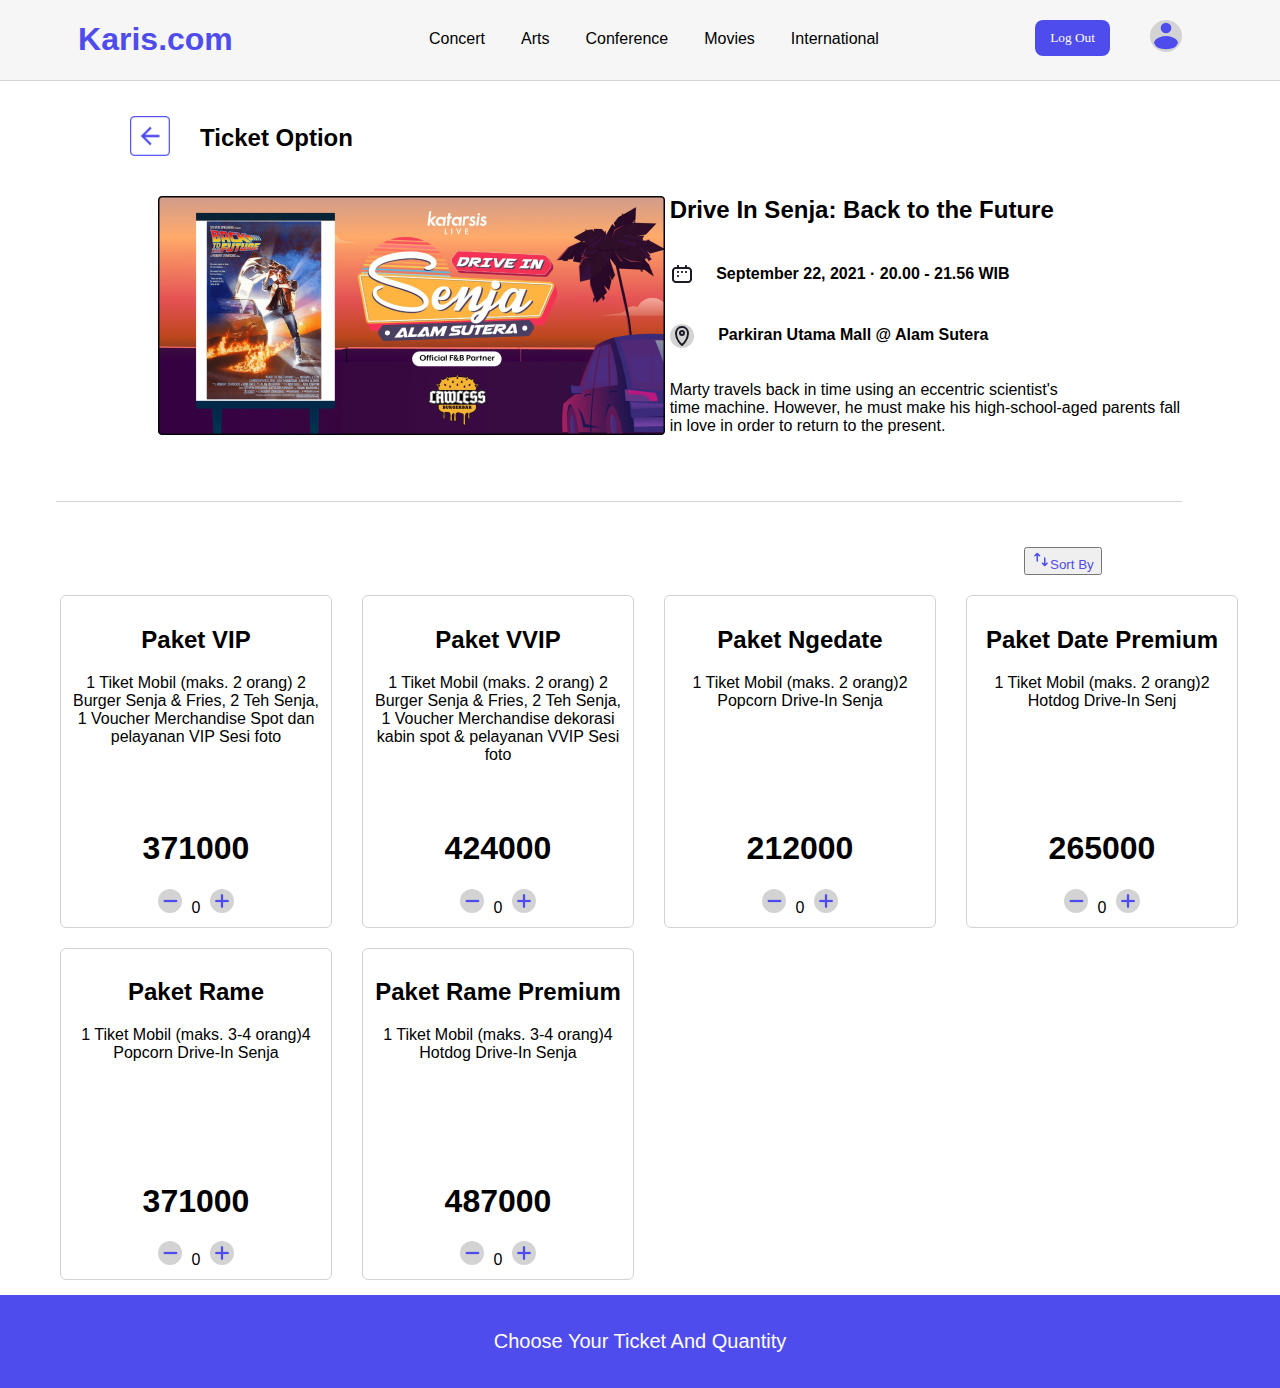
<file: ticket/index.html>
<!DOCTYPE html>
<html lang="en">
<head>
    <meta charset="UTF-8">
    <meta name="viewport" content="width=device-width, initial-scale=1.0">
    <title>ticket-page</title>
    <link rel="stylesheet" href="mystyle.css">
    <link rel="shortcut icon" href="images/Karcis.com.png" type="image/x-icon">
    <link rel="stylesheet" href="https://cdnjs.cloudflare.com/ajax/libs/font-awesome/6.5.1/css/all.min.css" integrity="sha512-DTOQO9RWCH3ppGqcWaEA1BIZOC6xxalwEsw9c2QQeAIftl+Vegovlnee1c9QX4TctnWMn13TZye+giMm8e2LwA==" crossorigin="anonymous" referrerpolicy="no-referrer" />
</head>
<div class="nav">
    <div class="icon">
        <i class="fa-solid fa-bars"></i>
    </div>
    <h1 class="logo">Karis.com</h1>

    <div>
        <ul>
            <li>Concert</li>
            <li>Arts</li>
            <li>Conference</li>
            <li>Movies</li>
            <li>International</li>
        </ul>
    </div>
    
    <div class="btnico">
    <div >
        <button>Log Out</button>
        </div>
        <div class="img">
        <svg xmlns="http://www.w3.org/2000/svg" width="32" height="32" viewBox="0 0 32 32" fill="none">
            <circle cx="16" cy="8" r="4" fill="#4F4CEE" stroke="#4F4CEE" stroke-width="2.66667" stroke-linecap="round" stroke-linejoin="round"/>
            <path d="M16 17.3335C13.3333 17.3335 6.66665 18.6668 5.33331 22.6668C6.66665 26.6668 12 28.0002 16 28.0002C20 28.0002 25.3333 26.6668 26.6666 22.6668C25.3333 18.6668 18.6666 17.3335 16 17.3335Z" fill="#4F4CEE" stroke="#4F4CEE" stroke-width="2.66667" stroke-linecap="round" stroke-linejoin="round"/>
            </svg>
    </div>
    </div>
</div>
<div id="carddrop">
    <div>
        <ul>
            <li>Concert</li>
            <li>Arts</li>
            <li>Conference</li>
            <li>Movies</li>
            <li>International</li>
        </ul>
    </div>
</div>
<div class="backIcon">
    <a href="../buyTicket/buyTicket .html"><img src="images/Button.png" alt="" ></a>
    <h3 id="text">Ticket Option</h3>
</div>

<main>
    <div class="firstMain">
        <img src="images/image 3.png" alt="">
    </div>
    <div class="notify">
        <h2>Drive In Senja: Back to the Future</h2>
        <img src="images/calender.png" alt=""> <h4 class="first_h4">September 22, 2021 · 20.00 - 21.56 WIB</h4><br>
        <svg xmlns="http://www.w3.org/2000/svg" width="24" height="24" viewBox="0 0 24 24" fill="none">
            <path d="M18 9.54545C18 16.0909 12 21 12 21C12 21 6 16.0909 6 9.54545C6 6.27273 7.875 3 12 3C16.125 3 18 6.27273 18 9.54545Z" stroke="#1B1B25" stroke-width="2" stroke-linecap="round" stroke-linejoin="round"/>
            <circle cx="12" cy="9" r="2" stroke="#1B1B25" stroke-width="2"/>
            </svg> <h4>Parkiran Utama Mall @ Alam Sutera</h4>
            <p>Marty travels back in time using an eccentric scientist's <br>time machine. However, he must make his high-school-aged parents fall <br>in love in order to return to the present.</p>
    </div>
</main>
<div class="sortButton">
    <!-- <h3 class="typewrtingtext">
        Note: You Can Only Get One Ticket At A Time
    </h3> -->
    <div>
    <button><img src="images/upandDown.png" alt="">Sort By</button>
</div>
</div>
<div class="cardSection">
<div class="secondMain">
</div>
</div>
<footer>
    <ul id="footerUl">
        <li id="numOfTicket">Num of ticket
            <div id="numberCount"></div>
        </li>
        <li id="ticketType">Ticket type
            <div id="classticket"></div>
        </li>
        <li id="ticketType">Total Amount
            <div id="totalAmount"></div>
        </li>
    </ul>
    <p class="foot">Choose Your Ticket And Quantity </p>

    <a href="../User-profile/user.html"><button id="footerButton" onclick="buttonAnimation()">Buy ticket</button></a>
</footer>
<body>
    <script src="./index.js"></script>
</body>
</html>
</file>
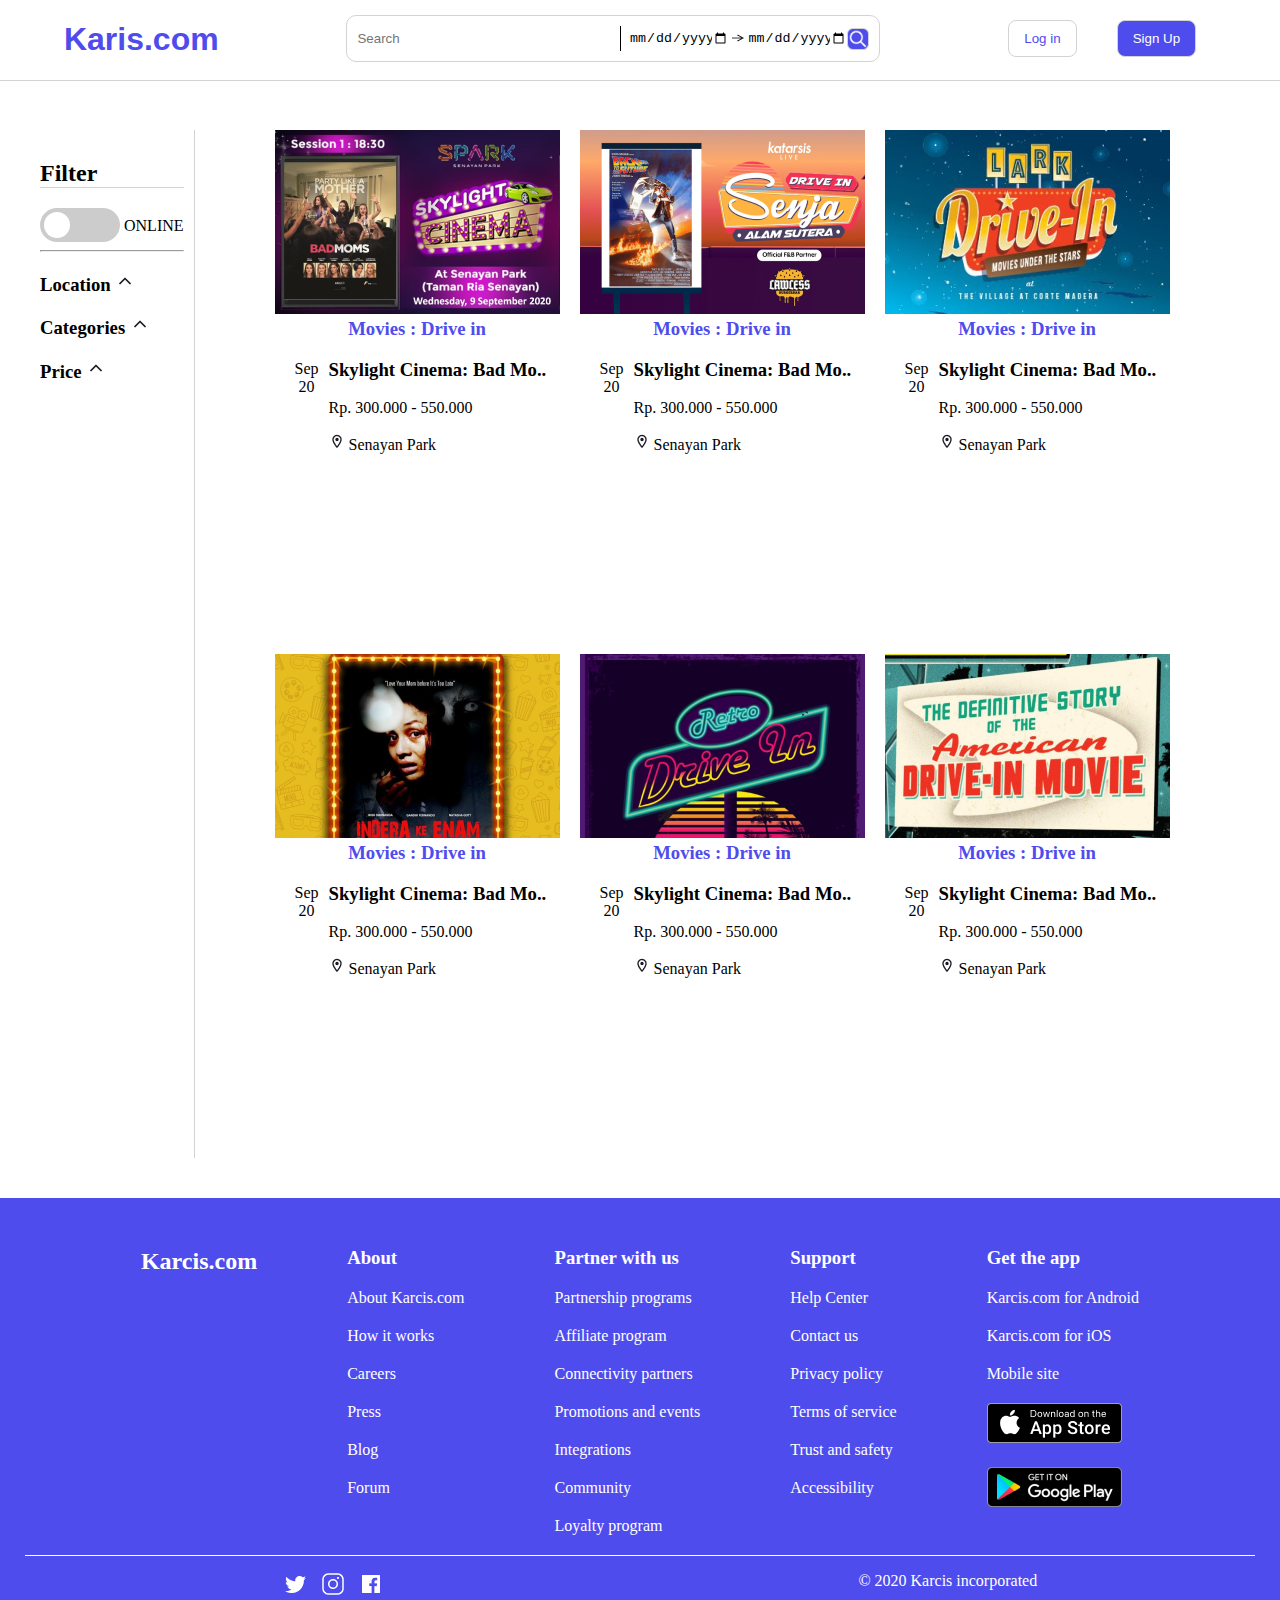
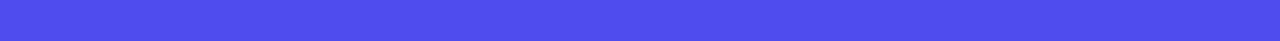
<file: filter_page/filter.html>
<!DOCTYPE html>
<html lang="en">
<head>
    <meta charset="UTF-8">
    <meta name="viewport" content="width=device-width, initial-scale=1.0">
    <title>Filter Page</title>
    <link rel="stylesheet" href="filter.css">
</head>
<body>
    <header> 
        <h1 class="logo">Karis.com</h1>

        <div class="headerSearch">
            <input type="text" placeholder="Search">
            <input type="date" id="secondInput"> <img src="images/Icons.png"  id="arrow">
            <input type="date" id="thirdInput"> <img src="images/search.png" alt="searchbutton">
        </div>
        <!-- first one  -->
        <div class="btnico">
        <div class="firstLogedInNav" id="form-button">
            <div class="login">
            <button id="btn1">Log in</button>
            </div>
            <div class="img">
            <button>Sign Up</button>
            </div>
        </div>
        <!-- i want to see where this end  -->
        </div>
    </header>
    <nav>
        <h2>Filter</h2>
        <div>
            <label class="switch">
                <input type="checkbox">
                <span class="slider round"></span>
              </label>
              <span id="toggleSpan">ONLINE</span>
              <hr>
        </div>
        <div class="toogleAnswer" onclick="toogleSWitch ('answer1')" >
            <h3><span>Location</span> <img src="images/down v.png" alt="" ></h3>
            <div id="answer1" style="display: none;">
                <ul>
                    <li>
                        <input type="checkbox" name="filteranswer" id="">
                        <label for="filteranswer">International</label>
                    </li>
                    <li>
                        <input type="checkbox" name="filteranswer" id="">
                        <label for="filteranswer">Jakarta Selatan</label>
                    </li>
                    <li>
                        <input type="checkbox" name="filteranswer" id="">
                        <label for="filteranswer">Jakarta Timur</label>
                    </li>
                    <li>
                        <input type="checkbox" name="filteranswer" id="">
                        <label for="filteranswer">Tangerang Selatan</label>
                    </li>
                    <li>
                        <input type="checkbox" name="filteranswer" id="">
                        <label for="filteranswer">Jabodetabek</label>
                    </li>
                    
                </ul>
            </div>
        </div>
        <div class="toogleAnswer" onclick="toogleSWitch ('answer2')">
            <h3><span>Categories</span> <img src="images/down v.png" alt="" ></h3>
            <div id="answer2" style="display: none;">
            <ul>
                <li>
                    <input type="checkbox" name="secondanswer" id="">
                    <label for="categoriesanswer">Concert</label>
                </li>
                <li>
                    <input type="checkbox" name="secondanswer" id="">
                    <label for="categoriesanswer">Arts</label>
                </li>
                <li>
                    <input type="checkbox" name="secondanswer" id="">
                    <label for="categoriesanswer">Confrence</label>
                </li>
                <li>
                    <input type="checkbox" name="secondanswer" id="">
                    <label for="categoriesanswer">Movies</label>
                </li>
            </ul>
            </div> 
        </div>
        <div data-name="" class="toogleAnswer" onclick="toogleSWitch ('answer3')">
            <h3><span>Price</span> <img src="images/down v.png" alt="" ></h2>
            <h3 id="answer3" style="display: none;">RP 100.000 - RP600,000</h3>
        </div>
    </nav>
    <main>
        <div class="maincontainer">
          <div class="ticketCard">
           <div><img src="images/firstmovie.png" alt=""></div>
           <div class="textarea">
            <h3 class="moviestext">Movies : Drive in</h3>
            <div class="flextext">
              <div class="datenum">
                 Sep <br>20
              </div>
              <div class="date">
                <h3 >Skylight Cinema: Bad Mo..</h3>
                <p>Rp. 300.000 - 550.000</p>
                <p><img src="images/locationon.png" alt=""> Senayan Park</p>
              
            </div>
            </div>
           </div>
           <!-- ending -->
          </div>
          <div class="ticketCard">
           <div><a href="../buyTicket/buyTicket .html"><img src="images/secondmovie.png" alt=""></a></div>
           <div class="textarea">
            <h3 class="moviestext">Movies : Drive in</h3>
            <div class="flextext">
              <div class="datenum">
                 Sep <br>20
              </div>
              <div class="date">
                <h3 >Skylight Cinema: Bad Mo..</h3>
                <p>Rp. 300.000 - 550.000</p>
                <p><img src="images/locationon.png" alt=""> Senayan Park</p>
              
            </div>
            </div>
           </div>
           <!-- ending -->
          </div>
           <div class="ticketCard">
           <div><img src="images/thirdmovie.png" alt=""></div>
           <div class="textarea">
            <h3 class="moviestext">Movies : Drive in</h3>
            <div class="flextext">
              <div class="datenum">
                 Sep <br>20
              </div>
              <div class="date">
                <h3 >Skylight Cinema: Bad Mo..</h3>
                <p>Rp. 300.000 - 550.000</p>
                <p><img src="images/locationon.png" alt=""> Senayan Park</p>
              
            </div>
            </div>
           </div>
            
          </div>
           <div class="ticketCard">
           <div><img src="images/fourthmovie.png" alt=""></div>
           <div class="textarea">
            <h3 class="moviestext">Movies : Drive in</h3>
            <div class="flextext">
              <div class="datenum">
                 Sep <br>20
              </div>
              <div class="date">
                <h3 >Skylight Cinema: Bad Mo..</h3>
                <p>Rp. 300.000 - 550.000</p>
                <p><img src="images/locationon.png" alt=""> Senayan Park</p>
              
            </div>
            </div>
           </div>
            
          </div>
           <div class="ticketCard">
           <div><img src="images/fifth.png" alt=""></div>
           <div class="textarea">
            <h3 class="moviestext">Movies : Drive in</h3>
            <div class="flextext">
              <div class="datenum">
                 Sep <br>20
              </div>
              <div class="date">
                <h3 >Skylight Cinema: Bad Mo..</h3>
                <p>Rp. 300.000 - 550.000</p>
                <p><img src="images/locationon.png" alt=""> Senayan Park</p>
              
            </div>
            </div>
           </div>
            
          </div>
           <div class="ticketCard">
           <div><img src="images/sixthmovie.png" alt=""></div>
           <div class="textarea">
            <h3 class="moviestext">Movies : Drive in</h3>
            <div class="flextext">
              <div class="datenum">
                 Sep <br>20
              </div>
              <div class="date">
                <h3 >Skylight Cinema: Bad Mo..</h3>
                <p>Rp. 300.000 - 550.000</p>
                <p><img src="images/locationon.png" alt=""> Senayan Park</p>
              
            </div>
            </div>
           </div>
            
          </div>
         
          <!-- under -->
        </div>
    </main>
    <footer> 
        <div class="mainFooter">
          <h2>Karcis.com</h2>
          <div>
              <ul>
                  <li><h3>About</h3></li>
                  <li><a href="#">About Karcis.com</a></li>
                  <li><a href="#">How it works</a></li>
                  <li><a href="#">Careers</a></li>
                  <li><a href="#">Press</a></li>
                  <li><a href="#">Blog</a></li>
                  <li><a href="#">Forum</a></li>
              </ul>
          </div>
          <div>
              <ul>
                  <li><h3>Partner with us</h3></li>
                  <li><a href="#">Partnership programs</a></li>
                  <li><a href="#">Affiliate program</a></li>
                  <li><a href="#">Connectivity partners</a></li>
                  <li><a href="#">Promotions and events</a></li>
                  <li><a href="#">Integrations</a></li>
                  <li><a href="#">Community</a></li>
                  <li><a href="#">Loyalty program</a></li>
              </ul>
          </div>
          <div>
              <ul>
                  <li><h3>Support</h3></li>
                  <li><a href="#">Help Center</a></li>
                  <li><a href="#">Contact us</a></li>
                  <li><a href="#">Privacy policy</a></li>
                  <li><a href="#">Terms of service</a></li>
                  <li><a href="#">Trust and safety</a></li>
                  <li><a href="#">Accessibility</a></li>
                  
              </ul>
          </div>
          <div>
              <ul>
                  <li><h3>Get the app</h3></li>
                  <li><a href="#">Karcis.com for Android</a></li>
                  <li><a href="#">Karcis.com for iOS</a></li>
                  <li><a href="#">Mobile site</a></li>  
                  <li><img src="../buyTicket/images/app store.png" alt=""></li>
                  <li><img src="../buyTicket/images/google play.png" alt=""></li>
              </ul>
          </div>
  
        </div>
  
        <div class="secondFooter">
            <div>
              <ul>
                  <li><img src="../buyTicket/images/whitetwitter.png" alt=""/></li>
                  <li><img src="../buyTicket/images/whiteig.png" alt=""/></li>
                  <li><img src="../buyTicket/images/whiteface.png" alt=""/></li>
              </ul>
            </div>
  
            <div>
              <p>© 2020 Karcis incorporated</p>
            </div>
        </div>
     </footer>
  

    <script src="filter.js"></script>
</body>
</html>
</file>
<file: ticket/mystyle.css>
@import url('https://fonts.cdnfonts.com/css/cabinet-grotesk');

                
                
body{
    margin: 0;
    padding: 0;
    font-family: 'Cabinet Grotesk', sans-serif;
    overflow-x: hidden;
                                          
}
.nav{
    display: flex;
    background-color: #f6f6f6;
    justify-content: space-around;
    border-bottom:1px solid lightgray;
    position: fixed;
    width:100%;
    margin: 0;
    top: 0;
}
.logo{
    color: #4F4CEE;
    font-family: 'Cabinet Grotesk', sans-serif;
                                                
}
.nav ul{
    display: flex;
    justify-content: space-between;
    list-style: none;
    width: 450px;
    margin-top: 30px;
}
svg{
    margin-right: 20px;
    margin-top: 20px;
    background-color:lightgray ;
    border-radius: 50%;
   
 
}
.nav button{
    background-color:#4F4CEE ;
    color: #FFFFFF;
    font-family: General sans;
    padding: 10px 15px;
    border: none;
    border-radius: 8px;
    margin-top: 20px;
    margin-right:40px ;
}
.icon i{
   font-size: 30px;
}
.icon {
display:none;
margin-left: 260px;
height: 40px;
margin-top: 20px;
}
.btnico{
    display:flex;
}
.backIcon{
    margin-top: 100px; 
    margin-left: 130px;
    display: flex;
    align-items: center;
    gap: 30px;
   
}
.backIcon img{
    width: 40px;
}
#text{
    font-size: 1.5em;
}
main{
    display: flex;
    justify-content: space-around;
    border-bottom:1px solid lightgray ;
   padding-bottom: 50px;
    width: 88%;
    margin-left: 56px;
}
.firstMain{
 margin-top: 20px;
 margin-left: 100px;
}
main h4{
display: inline-block;
vertical-align:top;
}
.first_h4{
    vertical-align:7px;
    margin-left: 18px ;
}
.typewrtingtext{
    
      
        overflow: hidden;
        border-right: .15em solid lightgray; 
        white-space: nowrap; 
        margin: 0; 
        color: #4F4CEE;
        padding: 0; 
        font-size: 2em; 
        animation: typing 3s steps(40) ;
      
      
    }
    
    @keyframes typing {
      from { width: 0; }
      to { width: 50%; }
    }
.cardSection{
    margin-left: 30px;
    
}
.secondFirstCard{
   width: 250px;
   /* height: 280px; */
   border: 1px solid lightgray;
   display: inline-block;
   text-align: center;
   padding: 10px;
   border-radius: 6px;
   margin-left: 30px;
   margin-top: 20px;
}
#carddrop{
    position: absolute;
    left: 100px;
    top: 70px;
    background-color: black;
    text-align: center;
    display: none;
}
#carddrop li{
   list-style: none;
   color: white;
   margin-right: 30px;
   margin-bottom: 10px;
   
}
.secondFirstCard p{
    height: 15vh;
}

.secondFirstCard:hover{
  box-shadow:5px 5px 10px #4F4CEE;
  color: #4F4CEE;
}
.secondFirstCard span{
   margin:0px 10px;
}
.secondFirstCard img{
    background-color: lightgray;
    border-radius: 50%;
}
.sortButton{
    display: flex;
    width: 85%;
    justify-content: space-between;
    margin-top: 40px;
    margin-left: 80%;
}
.sortButton button{
vertical-align: bottom;
margin-top:5px ;
margin-left:;
color: #4F4CEE;
}
footer{
    background-color: #4F4CEE;
    color: white;
    text-align: center;
    padding: 15px 10px ;
    font-size: 20px;
    margin-top: 15px;
}
.foot{
    display: inline-block;
   
}
footer button{
  margin-left:  400px;
  padding: 10px 15px;
  border-style: outset;
  border-color: lightgray;
  border-radius: 6px;
  font-size: 15px;
  color: #4F4CEE;
  box-shadow: 3px 3px 3px lightgray;
  display: none;
}
.pressed {
    box-shadow: 0 0 20px white;
    background-color: grey;
  
}
footer a{
    text-decoration: none;
}
  footer ul{
    display: none;
    list-style: none;
  }
  footer li{
    margin-left: 50px;
  }

  @media screen and (max-width:320px) {
    .btnico button{
        margin-right: 15px;
        padding: 5px 7px ;
        border: 1px solid;
        font-size: medium;
    }
    .logo{
        color: #4F4CEE;
        font-family: 'Cabinet Grotesk', sans-serif;
            font-size:large;   
            margin-top: 20px;                                     
    }
    .icon i{
        font-size: 15px;
     }
     .icon {
     display: block;
     margin-left: 10px;
     }
     .firstMain img{
        width: 250px;
     }
     .firstMain{
        margin-left: 8px;
     }
     .notify{
        font-size: 15px;
        width: 250px;
        margin-left: 17px;
     }
     .secondFirstCard p{
        height: auto;
     }
     .sortButton{
        display: none;
     }
     #carddrop{
        position: absolute;
        top: 70px;
        background-color: black;
        text-align: center;
        display: none;
        border: 1px solid;
    }
    #carddrop li{
       list-style: none;
       color: white;
       margin-right: 30px;
       margin-bottom: 10px;
    
}

.nav ul{
    display: none;
}
.backIcon{
    margin-top: 100px; 
    width: 200px;
    display: flex;
    align-items: center;
    margin-left: 10px;
    gap: 20px;
   
}
.backIcon img{
    width: 30px;
}
#text{
    font-size: 1em;
}
footer{
    background-color: #4F4CEE;
    color: white;
    text-align: center;
    padding: 10px 10px ;
    font-size: 10px;
    margin-top: 10px;
}
.foot{
    display: block;
   
}
footer button{
  margin-left:  100px;
  padding: 7px 12px;
  border-style: outset;
  border-color: lightgray;
  border-radius: 6px;
  font-size: 8px;
  color: #4F4CEE;
  box-shadow: 3px 3px 3px lightgray;
  display: none;
}

  footer li{
    margin-left: 20px;
  }

}
@media screen and (max-width:375px) {
    .btnico button{
        margin-right: 15px;
        padding: 5px 7px ;
        border: 1px solid;
        font-size: medium;
    }
    .logo{
        color: #4F4CEE;
        font-family: 'Cabinet Grotesk', sans-serif;
            font-size:large;   
            margin-top: 20px;                                     
    }
    .icon i{
        font-size: 17px;
     }
     .icon {
     display: block;
     margin-left: 10px;
     }
     .firstMain img{
        width: 250px;
     }
     .firstMain{
        margin-left: 8px;
     }
     .notify{
        font-size: 15px;
        width: 250px;
        margin-left: 17px;
     }
     .secondFirstCard p{
        height: auto;
     }
     .sortButton{
        display: none;
     }
     #carddrop{
        position: absolute;
        top: 70px;
        background-color: black;
        text-align: center;
        display: none;
        border: 1px solid;
    }
    #carddrop li{
       list-style: none;
       color: white;
       margin-right: 30px;
       margin-bottom: 10px;
    
}

.nav ul{
    display: none;
}
.backIcon{
    margin-top: 100px; 
    width: 200px;
    display: flex;
    align-items: center;
    margin-left: 10px;
    gap: 20px;
   
}
.backIcon img{
    width: 30px;
}
#text{
    font-size: 1em;
}
footer{
    background-color: #4F4CEE;
    color: white;
    text-align: center;
    padding: 10px 10px ;
    font-size: 10px;
    margin-top: 10px;
}
.foot{
    display: block;
   
}
footer button{
  margin-left:  100px;
  padding: 7px 12px;
  border-style: outset;
  border-color: lightgray;
  border-radius: 6px;
  font-size: 8px;
  color: #4F4CEE;
  box-shadow: 3px 3px 3px lightgray;
  display: none;
}

  footer li{
    margin-left: 20px;
  }

}

@media screen and (max-width:425px) {
    .sortButton{
        display: none;
     }
     main{
        display: block;
     }
     .nav ul{
        display: none;
    }
    .firstMain img{
        width: 400px;
     }
     .firstMain{
        margin-left: -8px;
     }
     .notify{
        font-size: 15px;
        border: 1px solid;
        width: 250px;
        margin-left: 59px;
        text-align: center;
     }
     .secondFirstCard p{
        height: auto;
     }
     .backIcon{
        margin-top: 100px; 
        width: 200px;
        display: flex;
        align-items: center;
        margin-left: 10px;
        gap: 20px;
       
    }
    .backIcon img{
        width: 30px;
    }
    #text{
        font-size: 1em;
    }
    .icon i{
        font-size: 25px;
     }
     .icon {
     display: block;
     margin-left: 10px;
     }
     .secondMain{
        margin-left: 35px;
     }
}
</file>
<file: filter_page/filter.css>
body{display: grid;
    grid:" h h "
         "n m "
         "f f ";
         grid-template-columns:auto 1fr ;
        grid-template-rows: auto;
    grid-column-gap: 40px;
    margin: 0px;
}
header{
    grid-area: h;
    background-color: aqua;
     display: flex;
    background-color:white;
    justify-content: space-around;
    border-bottom:1px solid lightgray;
    position: fixed;
    width: 100%;
    margin: 0;
    top: 0;
}
    .logo{
    color: #4F4CEE;
    font-family: 'Cabinet Grotesk', sans-serif;
                                                
    }
   
    .headerSearch{
       display: flex;
       padding: 10px ;
       border: 1px solid lightgray;
       border-radius: 10px;
       width: 40%;
       height: 25px;
       vertical-align: 40px;
       margin-top: 15px;
       
    }
    .headerSearch input{
        padding: 10px 0px;
        width: 500px;
        border: transparent;
        border-right: 1px solid;
        background-color: white;
    }
    #secondInput{
        border-style:none ;
        width: 100px;
        margin-left: 8px;
    }
    #thirdInput{
        border-style: none;
        width: 100px;
    }
    .headerSearch img{
        border: 1px solid lightgray;
        border-radius: 6px;
        background-color: #4F4CEE;
        width: 35px;
        height: 20px;
      margin-top: 2px;
    }
    #arrow{
        border: transparent;
        background-color: transparent;
        width: 35px;
        height: 10px;
        margin-top: 7px;
    }
    .img button{
    margin-right: 20px;
    margin-top: 20px;
    background-color:#4F4CEE ;
    color: #FFFFFF;
    border-radius: 8px;
    
    
    }
    header button{
    background-color:#FFFFFF ;
    color: #4F4CEE;
    padding: 10px 15px;
    border: 1px solid lightgray;
    border-radius: 8px;
    margin-top: 20px;
    margin-right:40px ;
    }
    
    .btnico{
        display:flex;
        /* border: 1px solid; */
    }
    .firstLogedInNav{
        display: flex;
        /* border: 1px solid; */
      }
    svg{
        margin-right: 20px;
        margin-top: 20px;
        background-color:lightgray ;
        border-radius: 50%;
       
     
    }
nav{
    grid-area: n;
    border-right: 1px solid lightgray;
    padding: 10px;
    margin-top: 130px;
    margin-left: 30px;
    /* position: fixed; */
    background-color: #FFFFFF;
}
.switch {
    position: relative;
    display: inline-block;
    width: 80px;
    height: 34px;
   
  }
  #toggleSpan {
    vertical-align:-9px;
  }
  
  .switch input { 
    opacity: 0;
    width: 0;
    height: 0;
  }
  
  .slider {
    position: absolute;
    cursor: pointer;
    top: 0;
    left: 0;
    right: 0;
    bottom: 0;
    background-color: #ccc;
    -webkit-transition: .4s;
    transition: .4s;
  }
  
  .slider:before {
    position: absolute;
    content: "";
    height: 26px;
    width: 26px;
    left: 4px;
    bottom: 4px;
    background-color: white;
    -webkit-transition: .4s;
    transition: .4s;
  }
  
  input:checked + .slider {
    background-color: #4F4CEE;
  }
  
  input:focus + .slider {
    box-shadow: 0 0 1px #4F4CEE;
  }
  
  input:checked + .slider:before {
    -webkit-transform: translateX(46px);
    -ms-transform: translateX(46px);
    transform: translateX(46px);
  }
  
  /* Rounded sliders */
  .slider.round {
    border-radius: 34px;
  }
  
  .slider.round:before {
    border-radius: 50%;
  }

 nav h2{
border-bottom: 1px solid lightgray;
 } 
 nav ul{
  list-style-type: none;
  border-bottom: 1px solid lightgray;
  padding-left:0px;
 }
 nav li{
  padding-bottom: 10px;
 }
 
 
main{
    grid-area: m;
}
.maincontainer{
  /* border: 1px solid; */
  margin-top: 130px;
  margin-left: 40px;
  display: flex;
  width: 90%;
  flex-wrap: wrap;
  gap: 20px;
}
.ticketCard{
  /* border: 1px solid; */
  width: 285px;
  height: 56vh;
  cursor: grab;

}
.ticketCard:hover{
  box-shadow: 5px 5px 8px #4F4CEE;
}
.textarea{
  text-align: center;
}
.flextext{
  display: flex;
  /* border: 1px solid; */
}
.moviestext{
  margin: 0;
  color: #4F4CEE;
}
.datenum{
  /* border: 1px solid; */
  height:60px ;
  margin-left: 20px;
  margin-top: 20px;
  margin-right: 0px;

}
.date{
 /* border: 1px solid; */
 width: 90%;
 text-align: left;
 margin-left:10px ;
 margin-right: 0px;
}

footer{
    grid-area: f;
    background-color: #4F4CEE;
    color: #FFFFFF;
    margin-top:40px ;
    padding: 25px;
    padding-top: 30px;
}

footer a{
    text-decoration: none;
    color: #FFFFFF;
}
.mainFooter{
    display: flex;
    gap: 50px;
    justify-content: center;
    /* justify-content: space-around; */
}
.mainFooter ul{
 list-style: none;
}
.mainFooter li{
    margin-bottom:20px ;
}
.secondFooter{
    display: flex;
    justify-content: space-around;
    border-top: 1px solid;
    
}
.secondFooter ul{
    display:flex;
    justify-content: space-between;
    list-style: none;
    width: 100px;
    margin-right: 40px;
}
</file>
